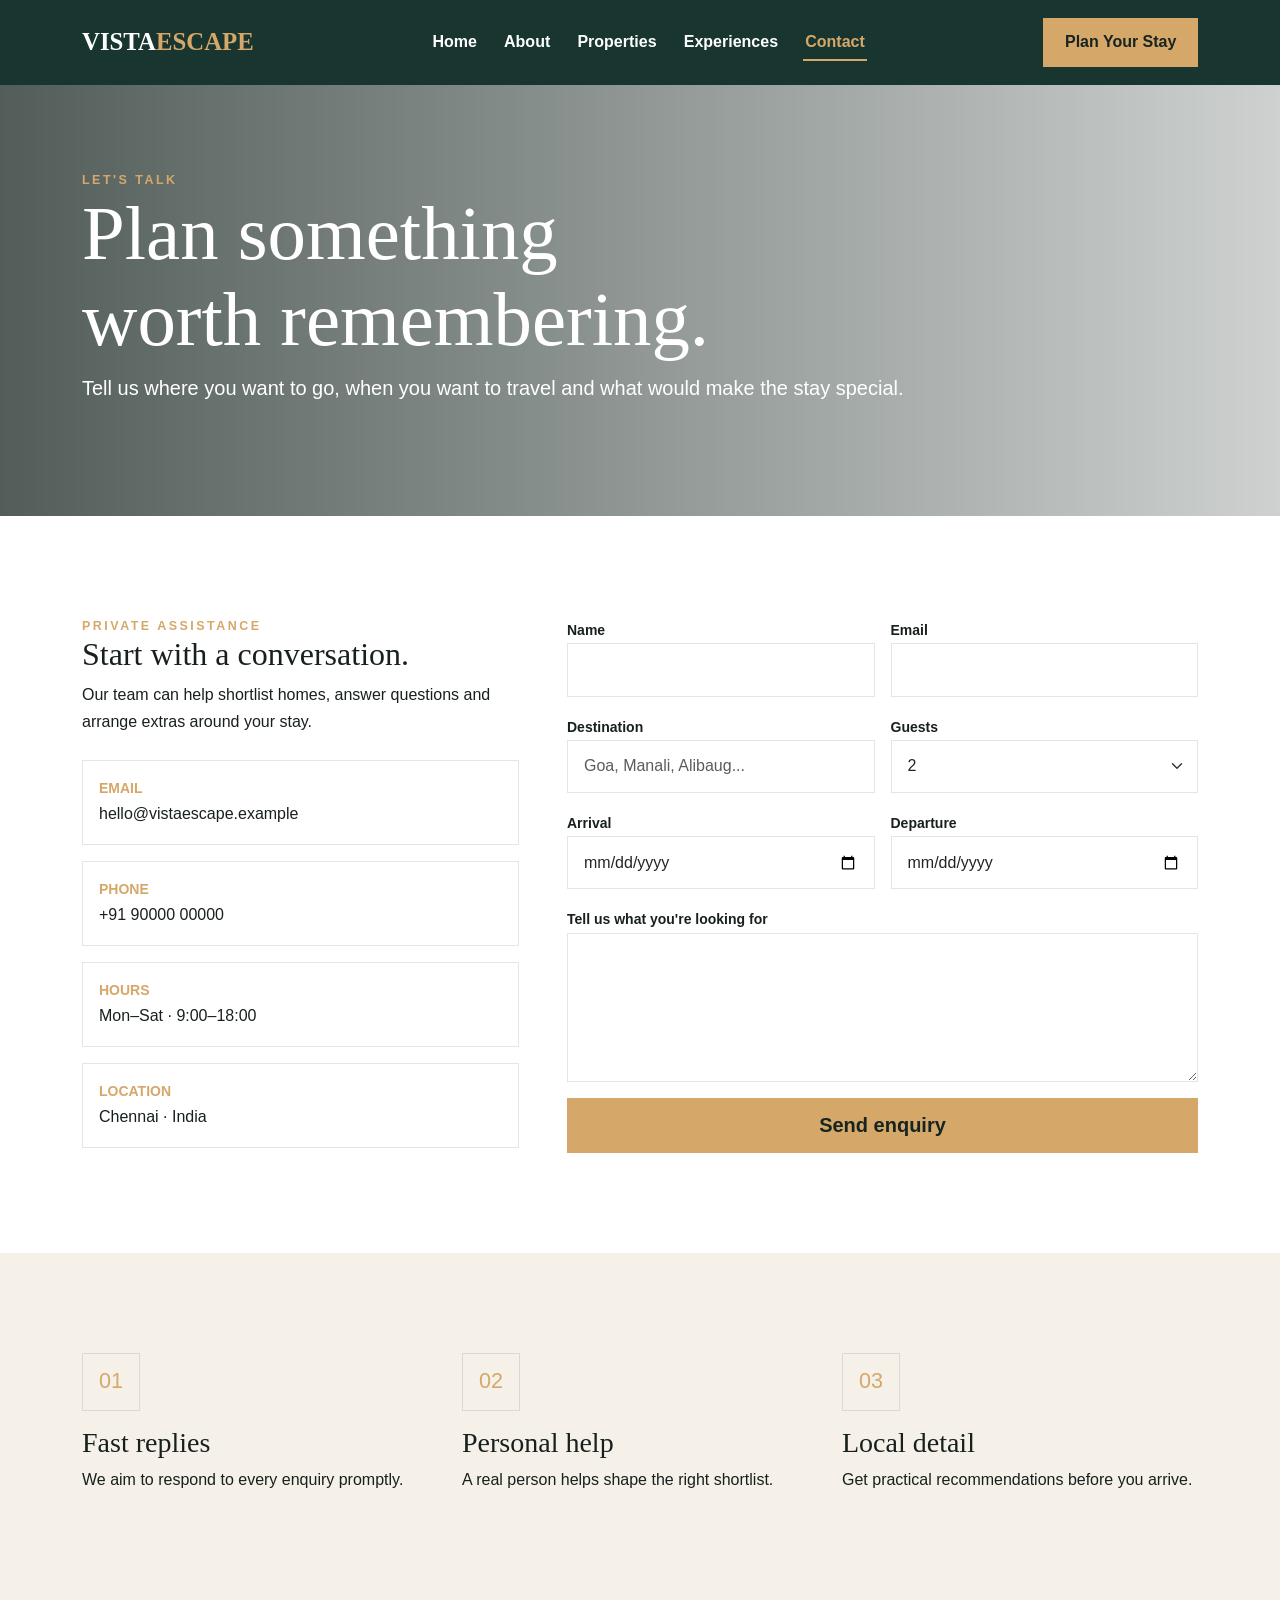
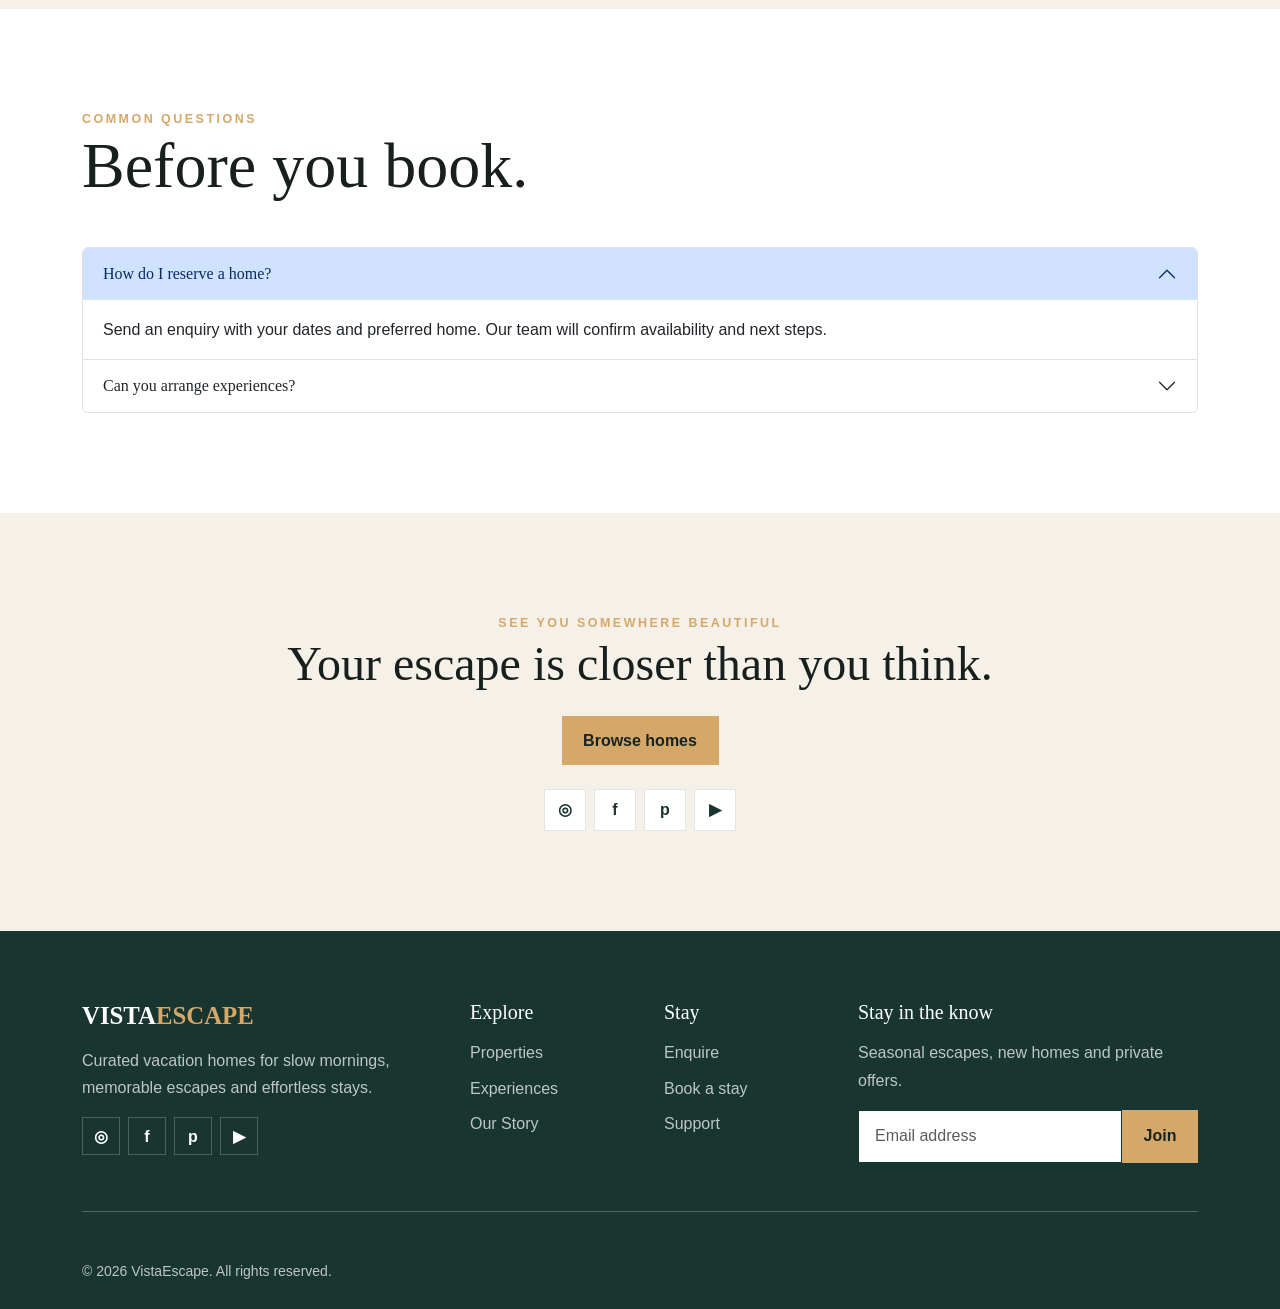
<file: contact.html>
<!doctype html><html lang="en"><head><meta charset="utf-8"><meta name="viewport" content="width=device-width,initial-scale=1">
<title>Contact & Booking | VistaEscape</title><meta name="description" content="Premium vacation and holiday homes for unforgettable escapes."><link rel="canonical" href=""><link rel="icon" href="assets/images/favicon.svg">
<link href="https://cdn.jsdelivr.net/npm/bootstrap@5.3.3/dist/css/bootstrap.min.css" rel="stylesheet"><link href="assets/css/style.css" rel="stylesheet"></head><body>
<nav class="navbar navbar-expand-lg navbar-dark sticky-top"><div class="container py-2">
<a class="navbar-brand" href="index.html">VISTA<span>ESCAPE</span></a>
<button class="navbar-toggler" type="button" data-bs-toggle="collapse" data-bs-target="#nav"><span class="navbar-toggler-icon"></span></button>
<div class="collapse navbar-collapse justify-content-center" id="nav"><ul class="navbar-nav mx-auto align-items-lg-center">
<li class="nav-item"><a class="nav-link" href="index.html">Home</a></li>
<li class="nav-item"><a class="nav-link" href="about.html">About</a></li>
<li class="nav-item"><a class="nav-link" href="properties.html">Properties</a></li>
<li class="nav-item"><a class="nav-link" href="experiences.html">Experiences</a></li>
<li class="nav-item"><a class="nav-link" href="contact.html">Contact</a></li>
</ul><a href="plan-your-stay.html" class="btn btn-gold ms-lg-3 mt-3 mt-lg-0">Plan Your Stay</a></div></div></nav>
<section class="page-hero"><div class="container"><div class="eyebrow">Let's talk</div><h1>Plan something<br>worth remembering.</h1><p class="lead">Tell us where you want to go, when you want to travel and what would make the stay special.</p></div></section>
<section class="section" id="booking"><div class="container"><div class="row g-5"><div class="col-lg-5"><div class="eyebrow">Private assistance</div><h2>Start with a conversation.</h2><p>Our team can help shortlist homes, answer questions and arrange extras around your stay.</p><div class="mt-4 d-grid gap-3">
<div class="contact-detail"><div class="small text-uppercase fw-bold" style="color:var(--secondary)">Email</div><a href="mailto:hello@vistaescape.example">hello@vistaescape.example</a></div>
<div class="contact-detail"><div class="small text-uppercase fw-bold" style="color:var(--secondary)">Phone</div><a href="tel:+919000000000">+91 90000 00000</a></div>
<div class="contact-detail"><div class="small text-uppercase fw-bold" style="color:var(--secondary)">Hours</div><span>Mon–Sat · 9:00–18:00</span></div>
<div class="contact-detail"><div class="small text-uppercase fw-bold" style="color:var(--secondary)">Location</div><span>Chennai · India</span></div>
</div></div><div class="col-lg-7"><form class="row g-3"><div class="col-md-6"><label class="small fw-bold">Name</label><input class="form-control" required></div><div class="col-md-6"><label class="small fw-bold">Email</label><input type="email" class="form-control" required></div><div class="col-md-6"><label class="small fw-bold">Destination</label><input class="form-control" placeholder="Goa, Manali, Alibaug..."></div><div class="col-md-6"><label class="small fw-bold">Guests</label><select class="form-select"><option>2</option><option>3–4</option><option>5–6</option><option>7+</option></select></div><div class="col-md-6"><label class="small fw-bold">Arrival</label><input type="date" class="form-control"></div><div class="col-md-6"><label class="small fw-bold">Departure</label><input type="date" class="form-control"></div><div class="col-12"><label class="small fw-bold">Tell us what you're looking for</label><textarea class="form-control" rows="5"></textarea></div><div class="col-12"><button class="btn btn-gold btn-lg w-100 contact-submit">Send enquiry</button></div></form></div></div></div></section>
<section class="section section-cream"><div class="container"><div class="row g-4"><div class="col-md-4"><div class="icon-box mb-3">01</div><h3>Fast replies</h3><p>We aim to respond to every enquiry promptly.</p></div><div class="col-md-4"><div class="icon-box mb-3">02</div><h3>Personal help</h3><p>A real person helps shape the right shortlist.</p></div><div class="col-md-4"><div class="icon-box mb-3">03</div><h3>Local detail</h3><p>Get practical recommendations before you arrive.</p></div></div></div></section>
<section class="section"><div class="container"><div class="section-title"><div class="eyebrow">Common questions</div><h2>Before you book.</h2></div><div class="accordion" id="faq"><div class="accordion-item"><h2 class="accordion-header"><button class="accordion-button" data-bs-toggle="collapse" data-bs-target="#f1">How do I reserve a home?</button></h2><div id="f1" class="accordion-collapse collapse show" data-bs-parent="#faq"><div class="accordion-body">Send an enquiry with your dates and preferred home. Our team will confirm availability and next steps.</div></div></div><div class="accordion-item"><h2 class="accordion-header"><button class="accordion-button collapsed" data-bs-toggle="collapse" data-bs-target="#f2">Can you arrange experiences?</button></h2><div id="f2" class="accordion-collapse collapse" data-bs-parent="#faq"><div class="accordion-body">Yes. We can help coordinate dining, wellness, transport and local experiences.</div></div></div></div></div></section>
<section class="section section-cream"><div class="container text-center"><div class="eyebrow">See you somewhere beautiful</div><h2 class="display-5">Your escape is closer than you think.</h2><a href="properties.html" class="btn btn-gold mt-3">Browse homes</a>
<div class="contact-social d-flex justify-content-center gap-2 mt-4">
<a href="#" aria-label="Instagram">◎</a><a href="#" aria-label="Facebook">f</a><a href="#" aria-label="Pinterest">p</a><a href="#" aria-label="YouTube">▶</a>
</div></div></section>
<footer class="footer"><div class="container"><div class="row g-5">
<div class="col-lg-4">
<div class="brand h4"><a href="index.html" class="navbar-brand p-0">VISTA<span>ESCAPE</span></a></div>
<p class="mt-3">Curated vacation homes for slow mornings, memorable escapes and effortless stays.</p>
<div class="d-flex gap-2 mt-3 social-links">
<a href="#" aria-label="Instagram">◎</a><a href="#" aria-label="Facebook">f</a><a href="#" aria-label="Pinterest">p</a><a href="#" aria-label="YouTube">▶</a>
</div></div>
<div class="col-6 col-lg-2"><h5>Explore</h5><div class="d-grid gap-2 mt-3"><a href="properties.html">Properties</a><a href="experiences.html">Experiences</a><a href="about.html">Our Story</a></div></div>
<div class="col-6 col-lg-2"><h5>Stay</h5><div class="d-grid gap-2 mt-3"><a href="contact.html">Enquire</a><a href="contact.html#booking">Book a stay</a><a href="contact.html">Support</a></div></div>
<div class="col-lg-4"><h5>Stay in the know</h5><p class="mt-3">Seasonal escapes, new homes and private offers.</p><form class="d-flex"><input class="form-control" placeholder="Email address"><button class="btn btn-gold">Join</button></form></div>
</div><hr class="my-5 border-light opacity-25"><div class="small">© <span data-year></span> VistaEscape. All rights reserved.</div></div></footer>
<a class="back-top" href="#">↑</a><script src="https://cdn.jsdelivr.net/npm/bootstrap@5.3.3/dist/js/bootstrap.bundle.min.js"></script><script src="assets/js/main.js"></script></body></html>
</file>
<file: assets/css/style.css>
:root {
  --primary: #18352f;
  --secondary: #d5a86a;
  --cream: #f5f1e8;
  --ink: #18201d;
  --muted: #6f7772;
  --white: #fff;
  --border: rgba(24, 53, 47, .12);
}

* {
  box-sizing: border-box
}

html {
  scroll-behavior: smooth
}

body {
  font-family: Arial, Helvetica, sans-serif;
  color: var(--ink);
  background: #fff;
  line-height: 1.7
}

h1,
h2,
h3,
h4,
h5 {
  font-family: Georgia, 'Times New Roman', serif;
  line-height: 1.12
}

a {
  text-decoration: none
}

.navbar {
  background: #18352F;
  backdrop-filter: blur(12px);
  border-bottom: 1px solid var(--border)
}

.navbar-brand {
  font-family: Georgia, serif;
  font-size: 1.55rem;
  font-weight: 700;
  color: #fff;
}

.navbar-brand span {
  color: var(--secondary)
}

.nav-link {
  color: #fff;
  font-weight: 600;
  margin: 0 .35rem
}

.nav-link:hover,
.nav-link.active {
  color: var(--secondary)
}

.btn-gold {
  background: var(--secondary);
  color: #17241f;
  border: 0;
  padding: .78rem 1.35rem;
  border-radius: 0;
  font-weight: 700
}

.btn-gold:hover {
  background: #bd8d4f;
  color: #fff
}

.btn-outline-light {
  border-radius: 0;
  font-weight: 700
}

.hero {
  min-height: 82vh;
  display: flex;
  align-items: center;
  background: linear-gradient(90deg, rgba(9, 25, 20, .72), rgba(9, 25, 20, .18)), url('https://images.unsplash.com/photo-1600607687939-ce8a6c25118c?auto=format&fit=crop&w=2000&q=85') center/cover
}

.hero-content {
  color: #fff;
  max-width: 760px;
  padding: 130px 0 90px
}

.eyebrow {
  letter-spacing: .2em;
  text-transform: uppercase;
  font-size: .78rem;
  font-weight: 800;
  color: var(--secondary)
}

.hero h1 {
  font-size: clamp(3rem, 7vw, 6.5rem);
  margin: 1rem 0
}

.hero p {
  font-size: 1.12rem;
  max-width: 650px;
  color: rgba(255, 255, 255, .88)
}

.search-card {
  background: #fff;
  padding: 1.2rem;
  box-shadow: 0 20px 60px rgba(0, 0, 0, .18);
  margin-top: 2rem
}

.search-card label {
  font-size: .72rem;
  text-transform: uppercase;
  letter-spacing: .08em;
  font-weight: 800;
  color: var(--muted)
}

.section {
  padding: 100px 0
}

.section-cream {
  background: var(--cream)
}

.section-title {
  max-width: 720px;
  margin-bottom: 45px
}

.section-title h2 {
  font-size: clamp(2.3rem, 5vw, 4.3rem)
}

.property-card {
  background: #fff;
  overflow: hidden;
  height: 100%;
  box-shadow: 0 12px 35px rgba(0, 0, 0, .07);
  transition: .3s
}

.property-card:hover {
  transform: translateY(-6px);
  box-shadow: 0 20px 45px rgba(0, 0, 0, .12)
}

.property-img {
  height: 300px;
  object-fit: cover;
  width: 100%
}

.property-body {
  padding: 1.5rem
}

.price {
  color: var(--secondary);
  font-weight: 800
}

.meta {
  font-size: .9rem;
  color: var(--muted)
}

.image-feature {
  width: 100%;
  height: 570px;
  object-fit: cover
}

.icon-box {
  width: 58px;
  height: 58px;
  border: 1px solid var(--border);
  display: grid;
  place-items: center;
  color: var(--secondary);
  font-size: 1.35rem
}

.quote {
  font-family: Georgia, serif;
  font-size: 1.8rem
}

.footer {
  background: var(--primary);
  color: rgba(255, 255, 255, .72);
  padding: 70px 0 25px
}

.footer h5,
.footer .brand {
  color: #fff
}

.footer a {
  color: rgba(255, 255, 255, .72)
}

.footer a:hover {
  color: var(--secondary)
}

.page-hero {
  padding: 170px 0 95px;
  background: linear-gradient(90deg, rgba(9, 25, 20, .7), rgba(9, 25, 20, .2)), url('https://images.unsplash.com/photo-1600566753086-00f18fb6b3ea?auto=format&fit=crop&w=2000&q=85') center/cover;
  color: #fff
}

.page-hero h1 {
  font-size: clamp(3rem, 6vw, 5.5rem)
}

.gallery img {
  width: 100%;
  height: 330px;
  object-fit: cover
}

.form-control,
.form-select {
  border-radius: 0;
  border: 1px solid var(--border);
  padding: .85rem 1rem
}

.form-control:focus,
.form-select:focus {
  box-shadow: none;
  border-color: var(--secondary)
}

.back-top {
  position: fixed;
  right: 20px;
  bottom: 20px;
  width: 45px;
  height: 45px;
  background: var(--secondary);
  color: #fff;
  display: none;
  place-items: center;
  z-index: 999
}

@media(max-width:991px) {
  .hero {
    min-height: 78vh
  }

  .section {
    padding: 75px 0
  }

  .image-feature {
    height: 430px
  }

  .navbar-collapse {
    padding: 1rem 0
  }
}

@media(max-width:575px) {
  .hero-content {
    padding: 120px 0 60px
  }

  .search-card {
    padding: .9rem
  }

  .property-img {
    height: 250px
  }

  .section {
    padding: 60px 0
  }

  .page-hero {
    padding: 140px 0 75px
  }
}

/* Footer social icons + contact detail hover */
.footer .brand .navbar-brand {
  color: #fff;
  font-family: Georgia, 'Times New Roman', serif;
  font-size: 1.55rem;
  font-weight: 700
}

.footer .brand .navbar-brand span {
  color: var(--secondary)
}

.social-links a {
  width: 38px;
  height: 38px;
  border: 1px solid rgba(255, 255, 255, .22);
  display: grid;
  place-items: center;
  color: #fff;
  font-weight: 700;
  transition: .25s
}

.social-links a:hover {
  background: var(--secondary);
  border-color: var(--secondary);
  color: #17241f;
  transform: translateY(-3px)
}

.contact-detail {
  padding: 1rem;
  border: 1px solid var(--border);
  transition: .25s;
  background: #fff
}

.contact-detail:hover {
  transform: translateY(-4px);
  border-color: var(--secondary);
  box-shadow: 0 14px 30px rgba(0, 0, 0, .08)
}

.contact-detail a {
  color: var(--ink)
}

.contact-detail a:hover {
  color: var(--secondary)
}

@media(max-width:991px) {
  .navbar-collapse .navbar-nav {
    margin-left: 0 !important;
    margin-right: 0 !important
  }

  .navbar-collapse .btn {
    width: 100%
  }
}

/* Active navigation state */
.navbar .nav-link.active {
  color: var(--secondary) !important;
  position: relative;
}

.navbar .nav-link.active::after {
  content: "";
  position: absolute;
  left: .35rem;
  right: .35rem;
  bottom: .15rem;
  height: 2px;
  background: var(--secondary);
}

@media(max-width:991px) {
  .navbar .nav-link.active::after {
    left: 0;
    right: auto;
    width: 32px;
    bottom: .25rem
  }
}

/* Footer VistaEscape text must remain black */
.footer .brand .navbar-brand,
.footer .brand .navbar-brand:visited,
.footer .brand .navbar-brand:hover {
  color: #fff !important;
}

.footer .brand .navbar-brand span {
  color: var(--secondary) !important
}

/* Contact page social block */
.contact-social a {
  width: 42px;
  height: 42px;
  border: 1px solid var(--border);
  display: grid;
  place-items: center;
  color: var(--primary);
  font-weight: 700;
  transition: .25s;
  background: #fff;
}

.contact-social a:hover {
  background: var(--secondary);
  border-color: var(--secondary);
  color: #17241f;
  transform: translateY(-4px);
}

/* =========================================================
   Correction pass - responsive, navigation and alignment
   ========================================================= */
html,
body {
  max-width: 100%;
  overflow-x: hidden;
}

.navbar {
  position: sticky;
  top: 0;
  z-index: 1030;
}

.navbar-toggler {
  border: 1px solid rgba(255, 255, 255, .55);
  padding: .5rem .65rem;
}

.navbar-toggler:focus {
  box-shadow: 0 0 0 .2rem rgba(213, 168, 106, .35);
}

/* Keep the hamburger clearly visible against the dark navigation bar. */
.navbar-dark .navbar-toggler-icon,
.navbar .navbar-toggler-icon {
  background-image: url("data:image/svg+xml,%3csvg xmlns='http://www.w3.org/2000/svg' viewBox='0 0 30 30'%3e%3cpath stroke='rgba%28255,255,255,0.95%29' stroke-linecap='round' stroke-miterlimit='10' stroke-width='2' d='M4 7h22M4 15h22M4 23h22'/%3e%3c/svg%3e");
}

.navbar-collapse {
  min-width: 0;
}

/* Make property-card links line up even when descriptions have different lengths. */
.property-card {
  display: flex;
  flex-direction: column;
}

.property-body {
  display: flex;
  flex: 1 1 auto;
  flex-direction: column;
}

.property-body>a:last-child,
.property-body .d-flex:last-child a {
  margin-top: auto;
}

.principles-image {
  display: block;
  width: 100%;
  height: 520px;
  object-fit: cover;
}

.contact-submit {
  width: 100%;
}

.social-links a,
.contact-social a {
  transition: background-color .25s ease, border-color .25s ease, color .25s ease, transform .25s ease, box-shadow .25s ease;
}

.social-links a:hover,
.social-links a:focus-visible,
.contact-social a:hover,
.contact-social a:focus-visible {
  background: var(--secondary);
  border-color: var(--secondary);
  color: #17241f;
  transform: translateY(-4px);
  box-shadow: 0 8px 18px rgba(0, 0, 0, .16);
}

@media (min-width: 992px) and (max-width: 1199px) {
  .navbar .container {
    max-width: 960px;
  }

  .navbar-brand {
    font-size: 1.4rem;
  }

  .nav-link {
    margin: 0 .2rem;
    font-size: .92rem;
  }

  .navbar .btn-gold {
    white-space: nowrap;
  }
}

@media (max-width: 991px) {
  .navbar-collapse {
    padding: 1rem 0 .35rem;
  }

  .navbar-nav {
    width: 100%;
  }

  .navbar .nav-link {
    display: block;
    padding: .65rem 0;
  }

  .navbar .nav-link.active::after {
    bottom: .3rem;
  }

  .navbar-collapse .btn {
    width: 100%;
    margin-left: 0 !important;
  }

  .page-hero,
  .hero {
    overflow: hidden;
  }

  .hero h1,
  .page-hero h1 {
    overflow-wrap: anywhere;
  }

  .image-feature,
  .principles-image,
  .gallery img {
    max-width: 100%;
  }
}

@media (max-width: 767px) {
  .container {
    width: 100%;
  }

  .section-title {
    margin-bottom: 32px;
  }

  .property-img {
    height: 260px;
  }

  .property-body {
    padding: 1.25rem;
  }

  .property-body .d-flex.justify-content-between {
    gap: .75rem;
    flex-wrap: wrap;
  }

  .principles-image {
    height: 360px;
  }

  .image-feature {
    height: 360px;
  }

  .gallery img {
    height: 280px;
  }

  .footer .d-flex form,
  .footer form.d-flex {
    flex-wrap: wrap;
  }

  .footer form.d-flex .form-control {
    width: 100%;
  }

  .footer form.d-flex .btn {
    width: 100%;
  }
}

@media (max-width: 575px) {
  .hero-content {
    padding: 105px 0 55px;
  }

  .hero h1 {
    font-size: clamp(2.45rem, 12vw, 4rem);
  }

  .page-hero {
    padding: 125px 0 65px;
  }

  .page-hero h1 {
    font-size: clamp(2.5rem, 12vw, 4rem);
  }

  .search-card {
    margin-top: 1.5rem;
  }

  .search-card .btn {
    min-height: 48px;
  }

  .property-img {
    height: 235px;
  }

  .image-feature,
  .principles-image {
    height: 300px;
  }

  .gallery img {
    height: 240px;
  }

  .footer {
    padding-top: 55px;
  }
}

/* Mobile / tablet navbar fixes */
.navbar {
  position: fixed;
  width: 100%;
  top: 0;
  z-index: 1030;
}

.navbar>.container {
  position: relative;
}

.navbar-toggler {
  border: 1px solid rgba(255, 255, 255, .7) !important;
  border-radius: 0;
  padding: .45rem .65rem;
  box-shadow: none !important;
}

.navbar-toggler:focus {
  box-shadow: 0 0 0 2px rgba(213, 168, 106, .45) !important;
}

@media (max-width: 991.98px) {
  .navbar-collapse {
    position: absolute;
    top: 100%;
    left: 0;
    right: 0;
    width: 100%;
    padding: 1rem 1rem 1.25rem;
    background: var(--primary);
    border-top: 1px solid rgba(255, 255, 255, .12);
    box-shadow: 0 16px 30px rgba(0, 0, 0, .18);
    z-index: 1029;
  }

  .navbar-collapse .navbar-nav {
    width: 100%;
  }

  .navbar-collapse .nav-link {
    padding: .7rem 0;
  }

  .navbar-collapse .btn {
    margin-top: .65rem !important;
  }

  /* Keep the hero/content in place while the mobile menu opens. */
  .hero,
  .page-hero {
    position: relative;
    z-index: 1;
  }
}

/* Footer: 2 columns per row on tablet, 1 column per row on mobile */
@media (min-width: 768px) and (max-width: 991.98px) {
  .footer .row>[class*="col-"] {
    width: 50%;
    flex: 0 0 50%;
  }
}

@media (max-width: 767.98px) {
  .footer .row>[class*="col-"] {
    width: 100%;
    flex: 0 0 100%;
  }
}

/* Scroll-to-top hover */
.back-top {
  border: 1px solid rgba(255, 255, 255, .35);
  transition: background-color .25s ease, color .25s ease, transform .25s ease, box-shadow .25s ease;
  cursor: pointer;
}

.back-top:hover,
.back-top:focus-visible {
  background: var(--primary);
  color: var(--secondary);
  border-color: var(--secondary);
  transform: translateY(-4px);
  box-shadow: 0 10px 24px rgba(0, 0, 0, .2);
}

.back-top:focus-visible {
  outline: 2px solid var(--secondary);
  outline-offset: 3px;
}
</file>
